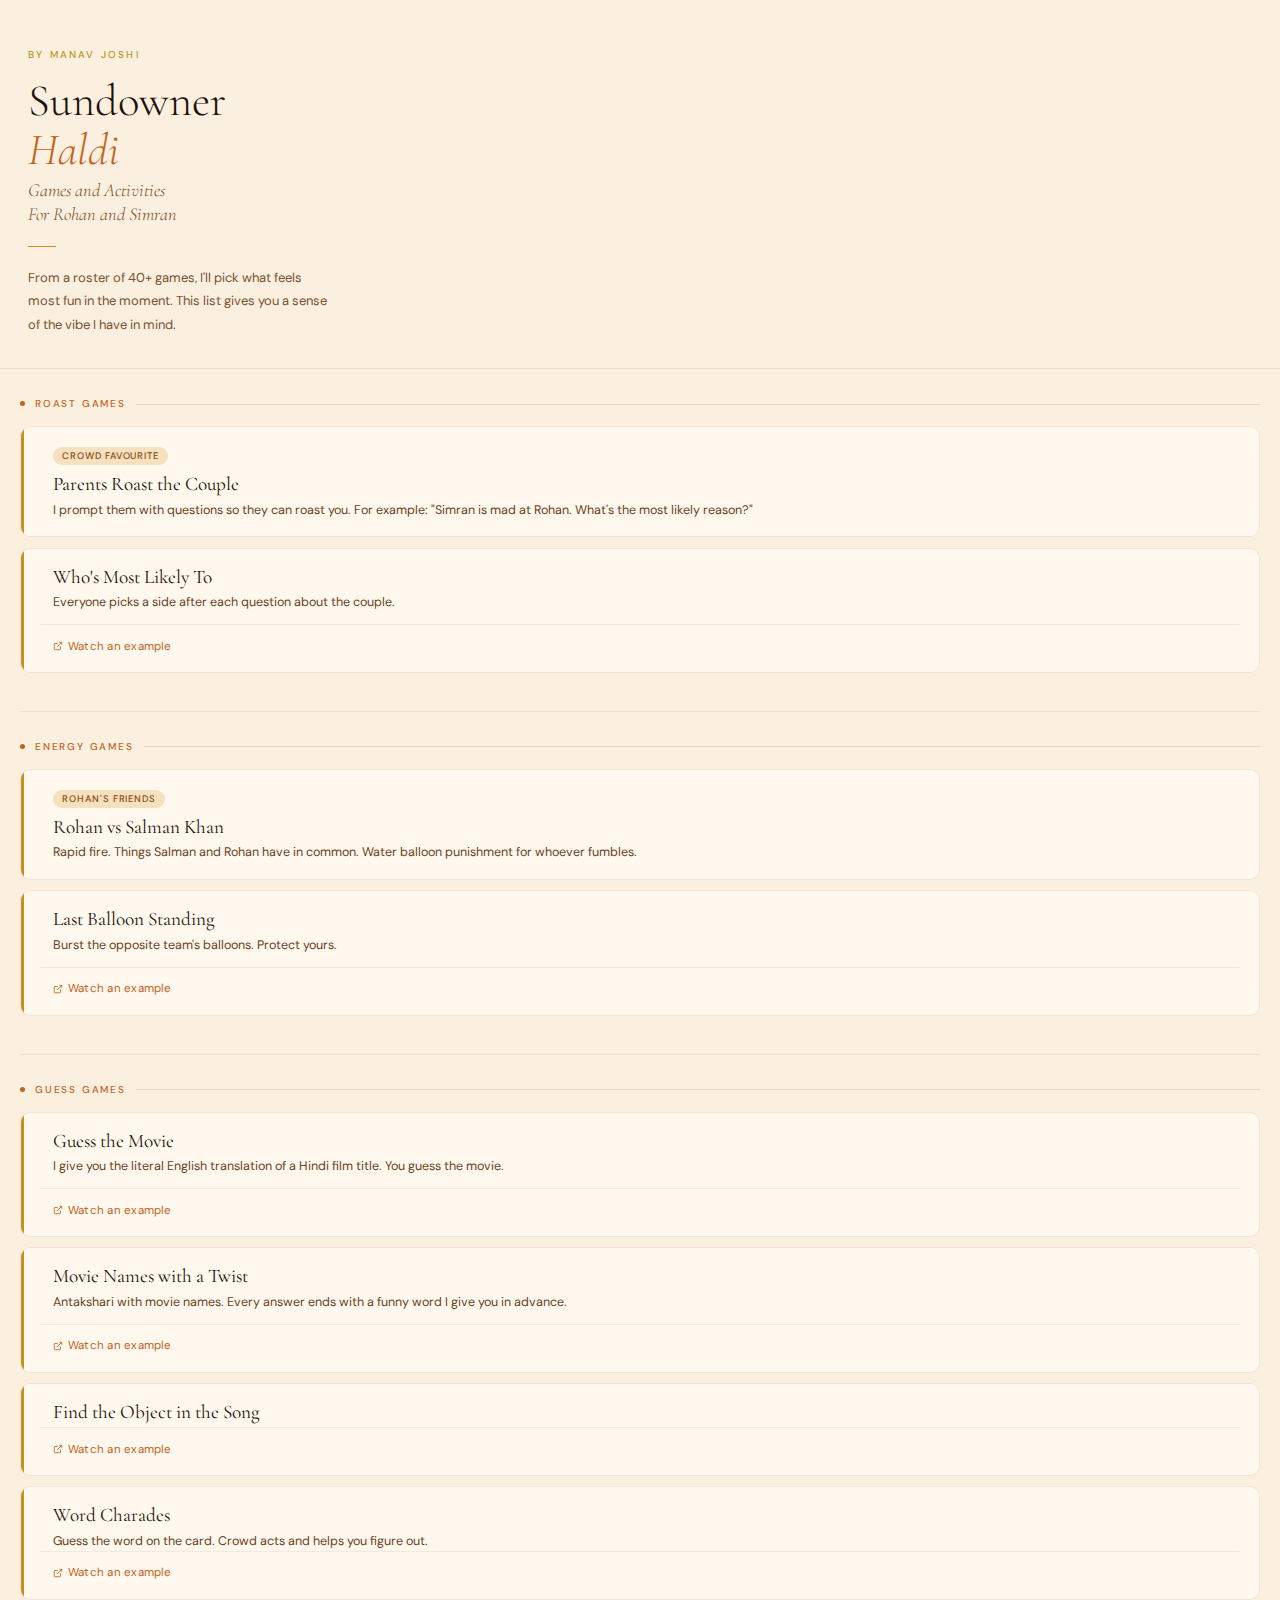
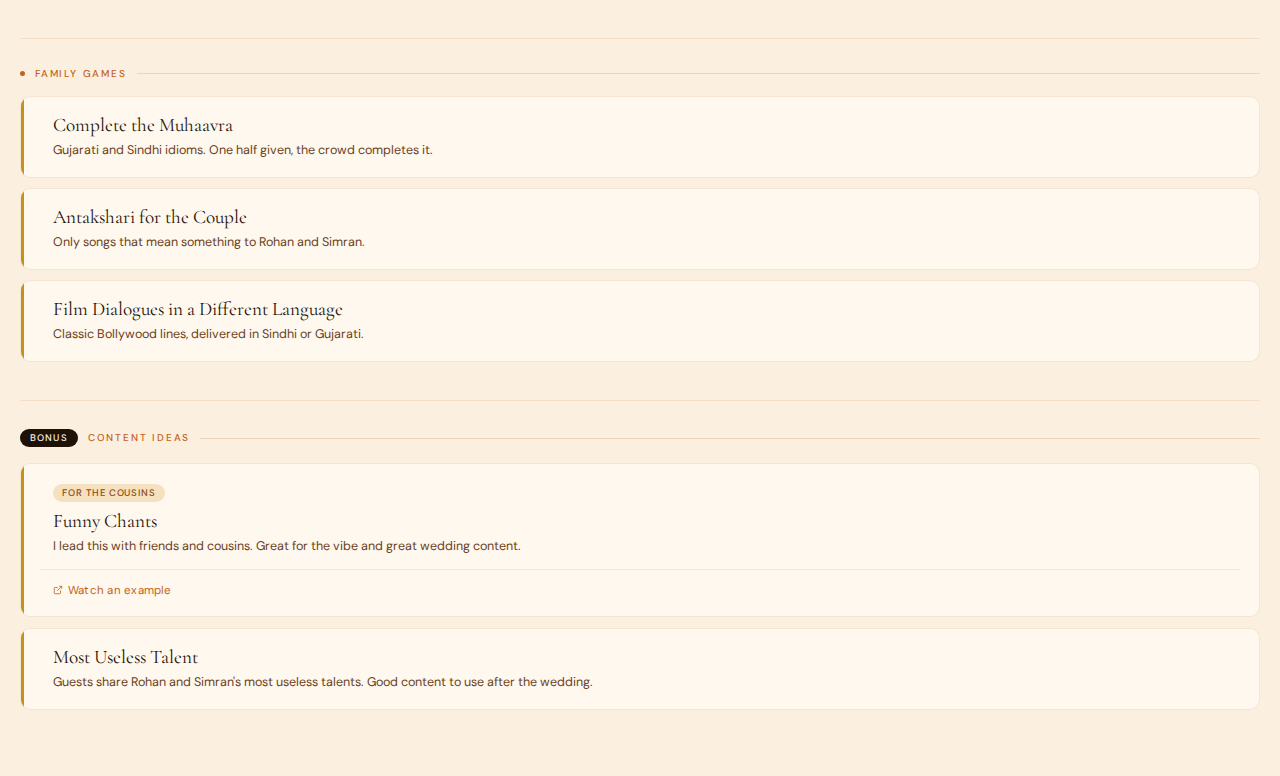
<file: ro-sim-haldi.html>
<!DOCTYPE html>
<html lang="en">
<head>
<meta charset="UTF-8">
<meta name="viewport" content="width=device-width, initial-scale=1.0">
<title>Sundowner Haldi — Rohan & Simran</title>
<link href="https://fonts.googleapis.com/css2?family=Cormorant+Garamond:ital,wght@0,300;0,400;0,500;1,300;1,400&family=DM+Sans:wght@300;400;500&display=swap" rel="stylesheet">
<style>
  * { box-sizing: border-box; margin: 0; padding: 0; }
  body { background: #FBF0E0; min-height: 100vh; font-family: 'DM Sans', sans-serif; color: #1E1208; padding-bottom: 3rem; }

  .hero { padding: 3rem 1.75rem 2rem; border-bottom: 0.5px solid rgba(196,98,26,0.15); }
  .hero-by { font-size: 10px; font-weight: 500; letter-spacing: 0.22em; text-transform: uppercase; color: #C4921A; margin-bottom: 1rem; }
  .hero-title { font-family: 'Cormorant Garamond', serif; font-size: 2.8rem; font-weight: 300; color: #1E1208; line-height: 1.1; margin-bottom: 0.2rem; }
  .hero-title em { font-style: italic; color: #C4621A; }
  .hero-for { font-family: 'Cormorant Garamond', serif; font-size: 1.15rem; font-weight: 300; font-style: italic; color: #7A4A1E; margin-bottom: 0.15rem; }
  .hero-divider { width: 28px; height: 1px; background: #C4921A; margin: 1.3rem 0 1.2rem; }
  .hero-sub { font-size: 13px; color: #7A5030; line-height: 1.8; max-width: 300px; }

  .section { padding: 1.75rem 1.25rem 0.5rem; }
  .section-label { display: flex; align-items: center; gap: 10px; margin-bottom: 1rem; }
  .section-dot { width: 5px; height: 5px; border-radius: 50%; background: #C4621A; flex-shrink: 0; }
  .section-name { font-size: 10px; font-weight: 500; letter-spacing: 0.18em; text-transform: uppercase; color: #C4621A; }
  .section-line { flex: 1; height: 0.5px; background: #C4621A; opacity: 0.2; }

  .card { background: #FEF8EE; border-radius: 10px; padding: 1rem 1.2rem; margin-bottom: 0.65rem; border: 0.5px solid rgba(196,98,26,0.12); position: relative; overflow: hidden; }
  .card-accent { position: absolute; left: 0; top: 0; bottom: 0; width: 2.5px; background: #C4921A; border-radius: 10px 0 0 10px; }
  .card-title { font-family: 'Cormorant Garamond', serif; font-size: 1.2rem; font-weight: 400; color: #1E1208; margin-bottom: 0.2rem; padding-left: 0.8rem; }
  .card-desc { font-size: 12.5px; color: #6A4020; line-height: 1.65; padding-left: 0.8rem; margin-bottom: 0.75rem; }
  .card-desc-only { margin-bottom: 0; }
  .card-footer { padding-left: 0.8rem; border-top: 0.5px solid rgba(196,98,26,0.1); padding-top: 0.6rem; }
  .card-footer a { font-size: 11.5px; color: #C4621A; text-decoration: none; display: inline-flex; align-items: center; gap: 5px; letter-spacing: 0.02em; }
  .card-footer a:hover { color: #1E1208; }
  .card-footer svg { width: 10px; height: 10px; flex-shrink: 0; }

  .tag { display: inline-block; font-size: 9.5px; font-weight: 500; letter-spacing: 0.1em; text-transform: uppercase; padding: 3px 9px; border-radius: 20px; background: #F5E0C0; color: #8A4A10; margin-left: 0.8rem; margin-bottom: 0.45rem; }

  .divider { height: 0.5px; background: rgba(196,98,26,0.12); margin: 1.25rem 1.25rem 0; }

  .bonus-label { display: flex; align-items: center; gap: 10px; margin-bottom: 1rem; }
  .bonus-pill { font-size: 9.5px; font-weight: 500; letter-spacing: 0.12em; text-transform: uppercase; color: #FBF0E0; background: #1E1208; padding: 3px 10px; border-radius: 20px; white-space: nowrap; }
  .bonus-text { font-size: 10px; font-weight: 500; letter-spacing: 0.18em; text-transform: uppercase; color: #C4621A; }
  .bonus-line { flex: 1; height: 0.5px; background: #C4621A; opacity: 0.2; }
</style>
</head>
<body>

  <div class="hero">
    <p class="hero-by">By Manav Joshi</p>
    <h1 class="hero-title">Sundowner<br><em>Haldi</em></h1>
    <p class="hero-for">Games and Activities</p>
    <p class="hero-for">For Rohan and Simran</p>
    <div class="hero-divider"></div>
    <p class="hero-sub">From a roster of 40+ games, I'll pick what feels most fun in the moment. This list gives you a sense of the vibe I have in mind.</p>
  </div>

  <div class="section">
    <div class="section-label">
      <div class="section-dot"></div>
      <span class="section-name">Roast Games</span>
      <div class="section-line"></div>
    </div>

    <div class="card">
      <div class="card-accent"></div>
      <span class="tag">Crowd Favourite</span>
      <p class="card-title">Parents Roast the Couple</p>
      <p class="card-desc card-desc-only">I prompt them with questions so they can roast you. For example: "Simran is mad at Rohan. What's the most likely reason?"</p>
    </div>

    <div class="card">
      <div class="card-accent"></div>
      <p class="card-title">Who's Most Likely To</p>
      <p class="card-desc">Everyone picks a side after each question about the couple.</p>
      <div class="card-footer">
        <a href="https://www.instagram.com/p/DU5nBWmgvVS/" target="_blank">
          <svg viewBox="0 0 24 24" fill="none" stroke="currentColor" stroke-width="2"><path d="M18 13v6a2 2 0 01-2 2H5a2 2 0 01-2-2V8a2 2 0 012-2h6"/><polyline points="15 3 21 3 21 9"/><line x1="10" y1="14" x2="21" y2="3"/></svg>
          Watch an example
        </a>
      </div>
    </div>
  </div>

  <div class="divider"></div>

  <div class="section">
    <div class="section-label">
      <div class="section-dot"></div>
      <span class="section-name">Energy Games</span>
      <div class="section-line"></div>
    </div>

    <div class="card">
      <div class="card-accent"></div>
      <span class="tag">Rohan's Friends</span>
      <p class="card-title">Rohan vs Salman Khan</p>
      <p class="card-desc card-desc-only">Rapid fire. Things Salman and Rohan have in common. Water balloon punishment for whoever fumbles.</p>
    </div>

    <div class="card">
      <div class="card-accent"></div>
      <p class="card-title">Last Balloon Standing</p>
      <p class="card-desc">Burst the opposite team's balloons. Protect yours.</p>
      <div class="card-footer">
        <a href="https://www.instagram.com/p/CtBTatdOWc2/" target="_blank">
          <svg viewBox="0 0 24 24" fill="none" stroke="currentColor" stroke-width="2"><path d="M18 13v6a2 2 0 01-2 2H5a2 2 0 01-2-2V8a2 2 0 012-2h6"/><polyline points="15 3 21 3 21 9"/><line x1="10" y1="14" x2="21" y2="3"/></svg>
          Watch an example
        </a>
      </div>
    </div>
  </div>

  <div class="divider"></div>

  <div class="section">
    <div class="section-label">
      <div class="section-dot"></div>
      <span class="section-name">Guess Games</span>
      <div class="section-line"></div>
    </div>

    <div class="card">
      <div class="card-accent"></div>
      <p class="card-title">Guess the Movie</p>
      <p class="card-desc">I give you the literal English translation of a Hindi film title. You guess the movie.</p>
      <div class="card-footer">
        <a href="https://www.instagram.com/reel/DG6CQQqSvHq/" target="_blank">
          <svg viewBox="0 0 24 24" fill="none" stroke="currentColor" stroke-width="2"><path d="M18 13v6a2 2 0 01-2 2H5a2 2 0 01-2-2V8a2 2 0 012-2h6"/><polyline points="15 3 21 3 21 9"/><line x1="10" y1="14" x2="21" y2="3"/></svg>
          Watch an example
        </a>
      </div>
    </div>

    <div class="card">
      <div class="card-accent"></div>
      <p class="card-title">Movie Names with a Twist</p>
      <p class="card-desc">Antakshari with movie names. Every answer ends with a funny word I give you in advance.</p>
      <div class="card-footer">
        <a href="https://www.instagram.com/p/DTu8tuEDfg7/" target="_blank">
          <svg viewBox="0 0 24 24" fill="none" stroke="currentColor" stroke-width="2"><path d="M18 13v6a2 2 0 01-2 2H5a2 2 0 01-2-2V8a2 2 0 012-2h6"/><polyline points="15 3 21 3 21 9"/><line x1="10" y1="14" x2="21" y2="3"/></svg>
          Watch an example
        </a>
      </div>
    </div>

    <div class="card">
      <div class="card-accent"></div>
      <p class="card-title">Find the Object in the Song</p>
      <div class="card-footer">
        <a href="https://www.instagram.com/p/DQ00XQ6DJ0E/" target="_blank">
          <svg viewBox="0 0 24 24" fill="none" stroke="currentColor" stroke-width="2"><path d="M18 13v6a2 2 0 01-2 2H5a2 2 0 01-2-2V8a2 2 0 012-2h6"/><polyline points="15 3 21 3 21 9"/><line x1="10" y1="14" x2="21" y2="3"/></svg>
          Watch an example
        </a>
      </div>
    </div>

    <div class="card">
      <div class="card-accent"></div>
      <p class="card-title">Word Charades</p>
      <p class="card-desc card-desc-only">Guess the word on the card. Crowd acts and helps you figure out.</p>
      <div class="card-footer">
        <a href="https://www.instagram.com/p/C66SpLWiqgn/" target="_blank">
          <svg viewBox="0 0 24 24" fill="none" stroke="currentColor" stroke-width="2"><path d="M18 13v6a2 2 0 01-2 2H5a2 2 0 01-2-2V8a2 2 0 012-2h6"/><polyline points="15 3 21 3 21 9"/><line x1="10" y1="14" x2="21" y2="3"/></svg>
          Watch an example
        </a>
      </div>
    </div>
  </div>

  <div class="divider"></div>

  <div class="section">
    <div class="section-label">
      <div class="section-dot"></div>
      <span class="section-name">Family Games</span>
      <div class="section-line"></div>
    </div>

    <div class="card">
      <div class="card-accent"></div>
      <p class="card-title">Complete the Muhaavra</p>
      <p class="card-desc card-desc-only">Gujarati and Sindhi idioms. One half given, the crowd completes it.</p>
    </div>

    <div class="card">
      <div class="card-accent"></div>
      <p class="card-title">Antakshari for the Couple</p>
      <p class="card-desc card-desc-only">Only songs that mean something to Rohan and Simran.</p>
    </div>

    <div class="card">
      <div class="card-accent"></div>
      <p class="card-title">Film Dialogues in a Different Language</p>
      <p class="card-desc card-desc-only">Classic Bollywood lines, delivered in Sindhi or Gujarati.</p>
    </div>
  </div>

  <div class="divider"></div>

  <div class="section">
    <div class="bonus-label">
      <span class="bonus-pill">Bonus</span>
      <span class="bonus-text">Content Ideas</span>
      <div class="bonus-line"></div>
    </div>

    <div class="card">
      <div class="card-accent"></div>
      <span class="tag">For the Cousins</span>
      <p class="card-title">Funny Chants</p>
      <p class="card-desc">I lead this with friends and cousins. Great for the vibe and great wedding content.</p>
      <div class="card-footer">
        <a href="https://www.instagram.com/p/DUGDFIgkacb/" target="_blank">
          <svg viewBox="0 0 24 24" fill="none" stroke="currentColor" stroke-width="2"><path d="M18 13v6a2 2 0 01-2 2H5a2 2 0 01-2-2V8a2 2 0 012-2h6"/><polyline points="15 3 21 3 21 9"/><line x1="10" y1="14" x2="21" y2="3"/></svg>
          Watch an example
        </a>
      </div>
    </div>

    <div class="card">
      <div class="card-accent"></div>
      <p class="card-title">Most Useless Talent</p>
      <p class="card-desc card-desc-only">Guests share Rohan and Simran's most useless talents. Good content to use after the wedding.</p>
    </div>
  </div>

</body>
</html>
</file>
